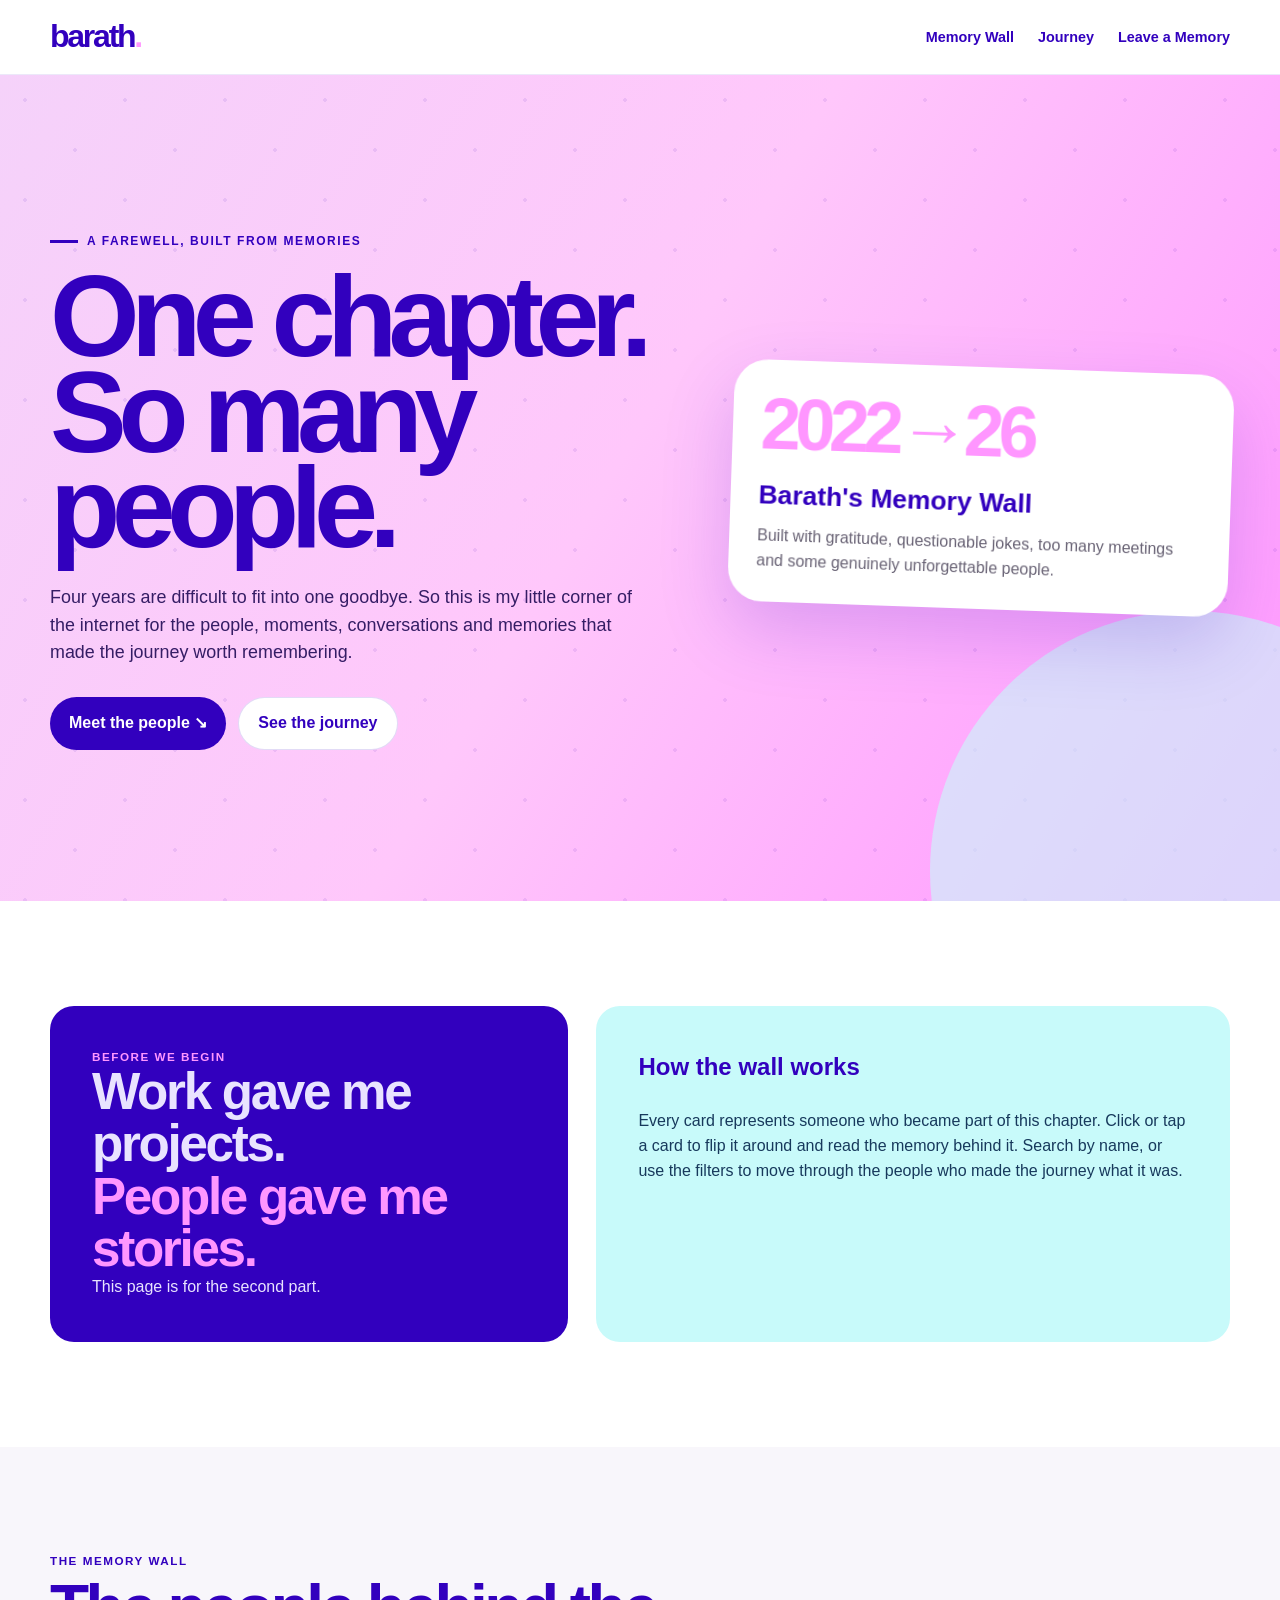
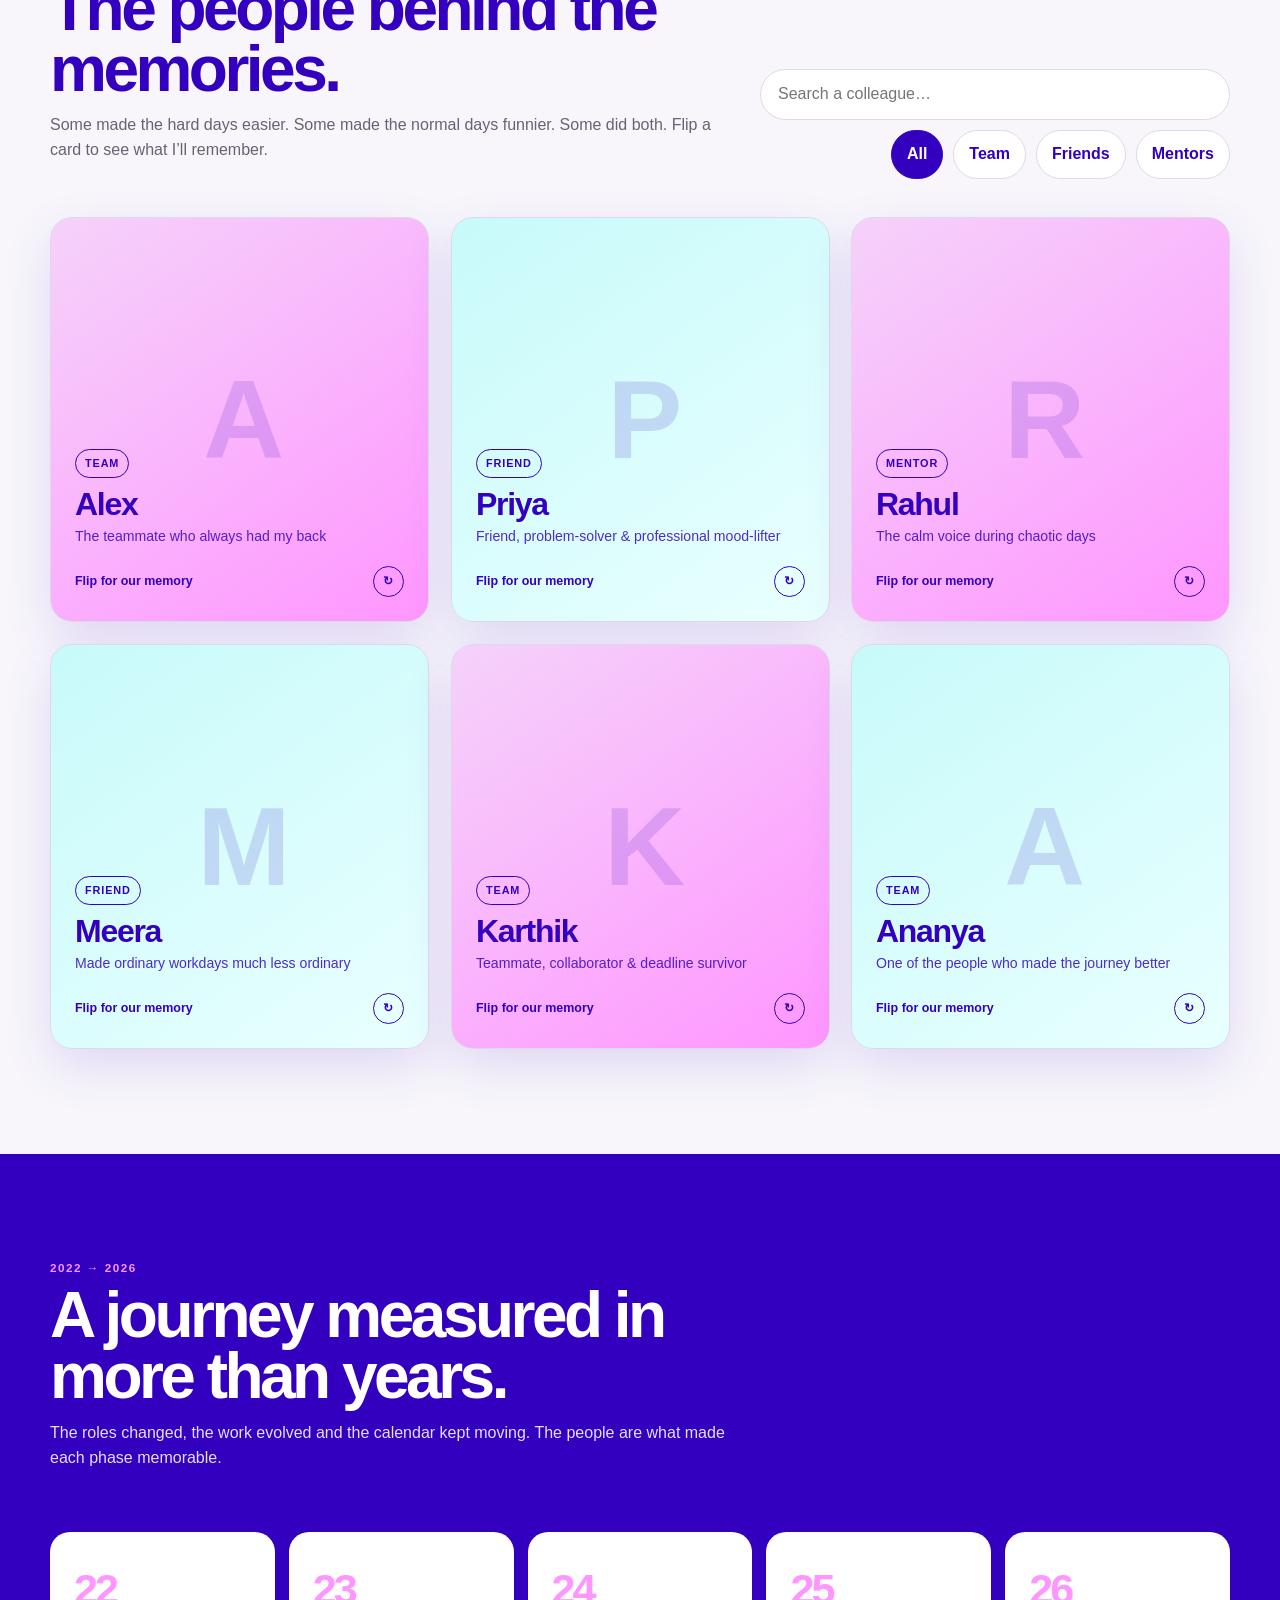
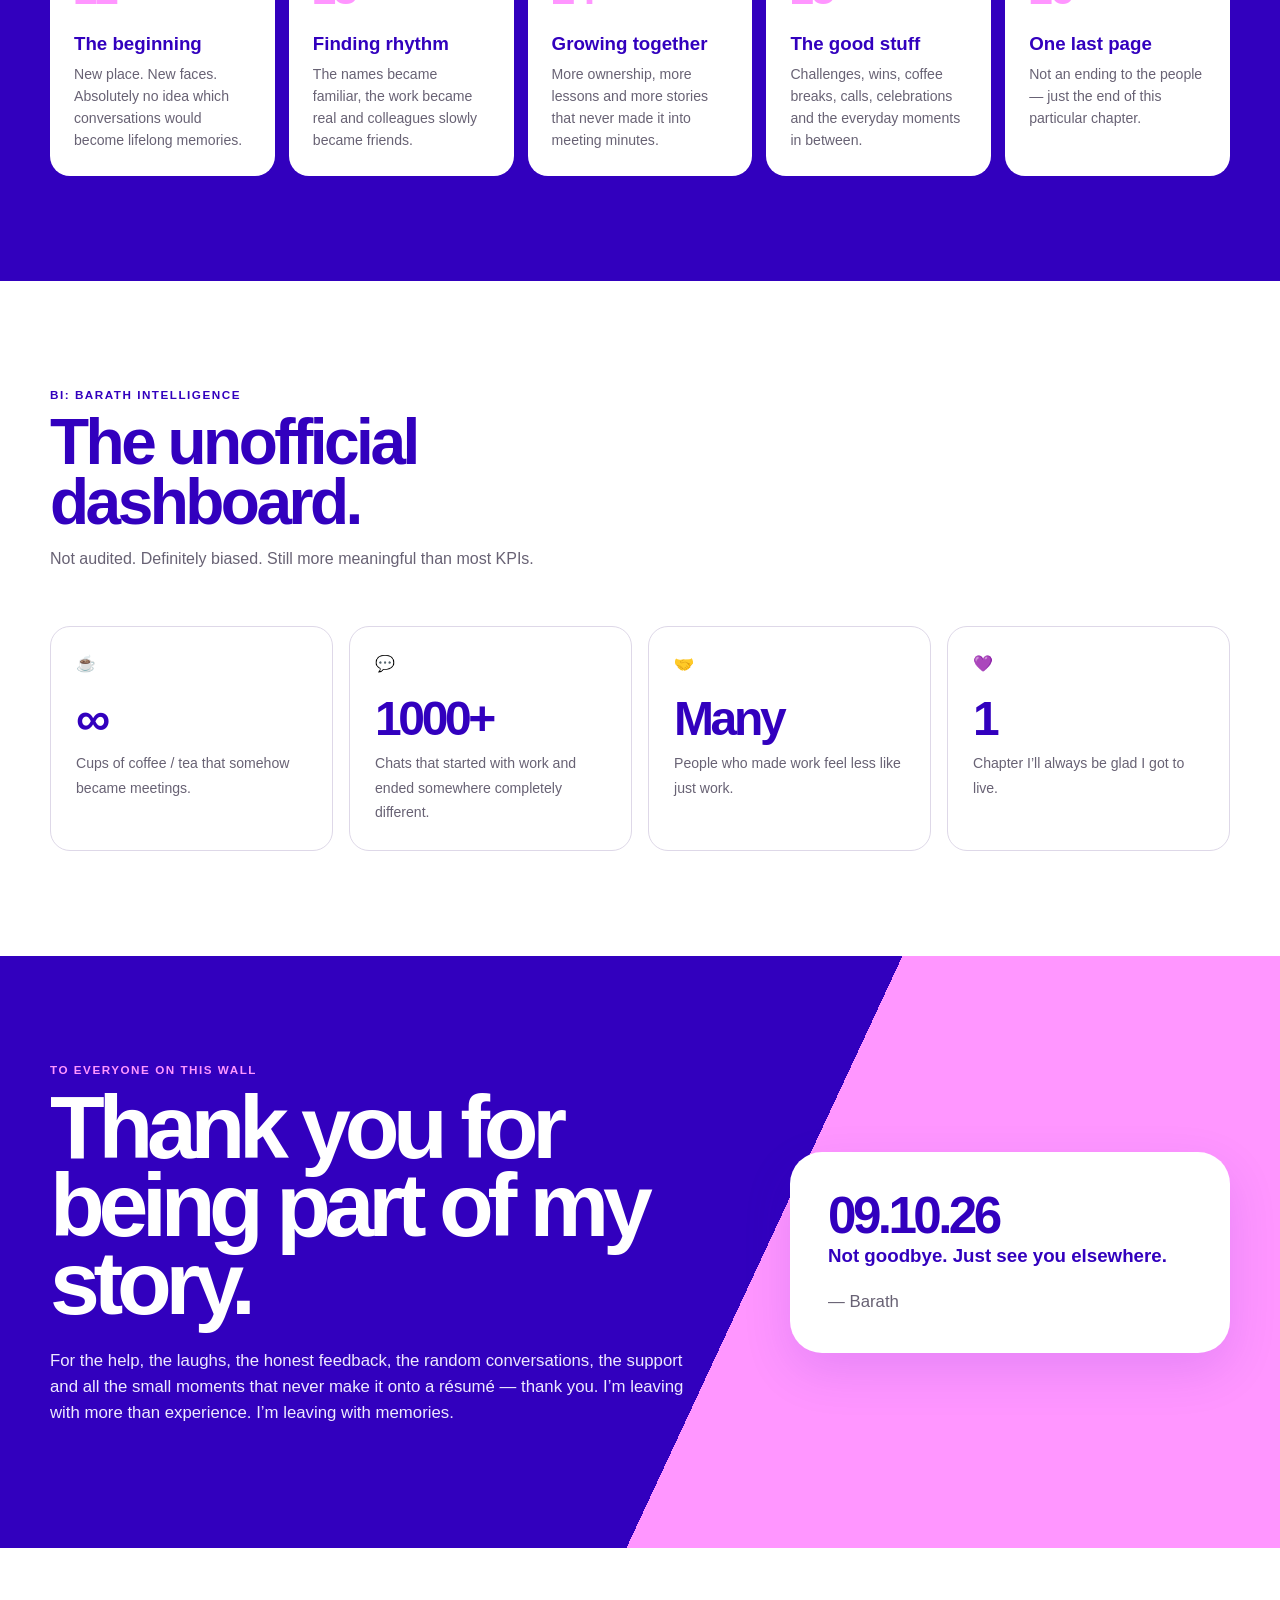
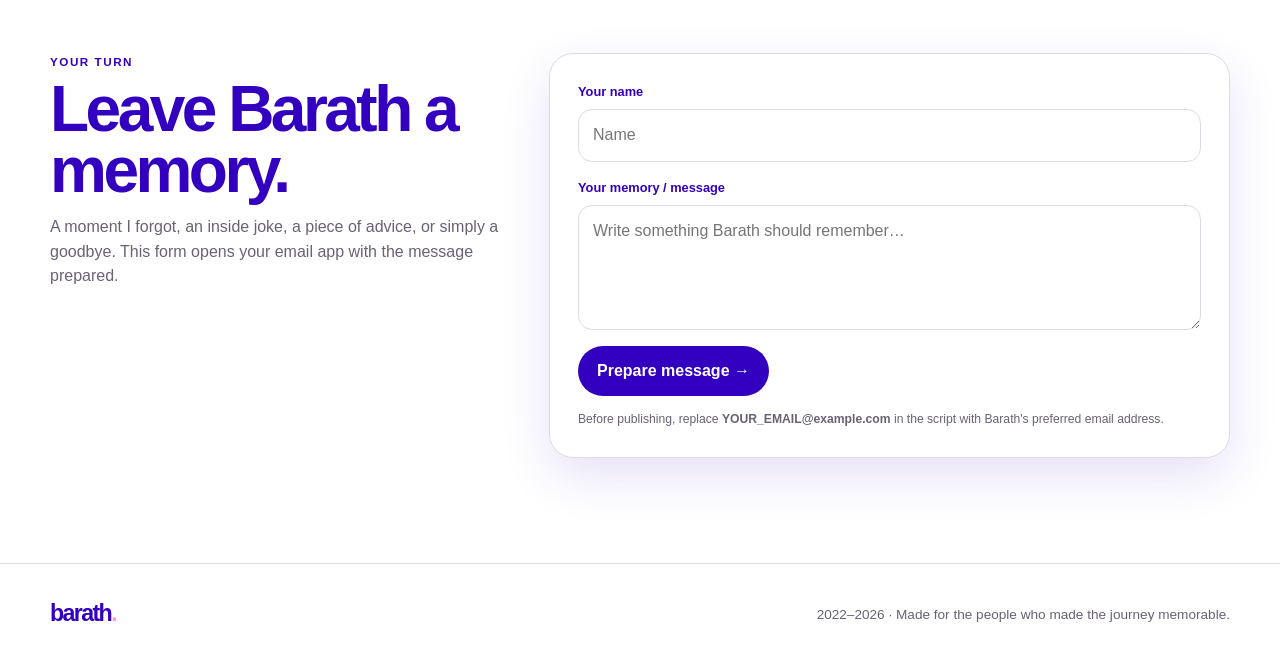
<file: index (1).html>
<!doctype html>
<html lang="en">
<head>
  <meta charset="utf-8">
  <meta name="viewport" content="width=device-width,initial-scale=1">
  <meta name="theme-color" content="#3200BE">
  <meta name="description" content="Barath's Memory Wall — celebrating the people, moments and memories from 2022 to 2026.">
  <title>Barath's Memory Wall | 2022–2026</title>
  <style>
    :root{
      --blue:#3200BE;
      --pink:#FF96FF;
      --blush:#F5D2FA;
      --frost:#C8FAFA;
      --white:#FFFFFF;
      --ink:#22008B;
      --text:#251f32;
      --muted:#686274;
      --line:#ded8e8;
      --soft:#f8f6fb;
      --shadow:0 18px 50px rgba(50,0,190,.12);
      --radius:24px;
      --max:1180px;
    }
    *{box-sizing:border-box}
    html{scroll-behavior:smooth}
    body{
      margin:0;background:var(--white);color:var(--text);
      font-family:Arial,Helvetica,sans-serif;line-height:1.55;overflow-x:hidden
    }
    button,input,textarea{font:inherit}
    a{color:inherit}
    .container{width:min(calc(100% - 36px),var(--max));margin:auto}
    .nav{
      position:sticky;top:0;z-index:50;background:rgba(255,255,255,.92);
      backdrop-filter:blur(14px);border-bottom:1px solid rgba(50,0,190,.09)
    }
    .nav-inner{height:74px;display:flex;align-items:center;justify-content:space-between;gap:24px}
    .wordmark{font-size:2rem;font-weight:700;letter-spacing:-.07em;color:var(--blue);text-decoration:none}
    .wordmark .dot{color:var(--pink)}
    .nav-links{display:flex;align-items:center;gap:24px}
    .nav-links a{text-decoration:none;color:var(--blue);font-size:.9rem;font-weight:700}
    .nav-links a:hover{text-decoration:underline;text-decoration-color:var(--pink);text-decoration-thickness:3px;text-underline-offset:5px}
    .hero{
      position:relative;min-height:calc(100svh - 74px);display:grid;align-items:center;
      background:linear-gradient(120deg,var(--blush),#ffc7fb 48%,var(--pink));overflow:hidden
    }
    .hero:after{
      content:"";position:absolute;width:520px;height:520px;border-radius:50%;
      right:-170px;bottom:-230px;background:var(--frost);opacity:.62
    }
    .pattern{position:absolute;inset:0;opacity:.08;pointer-events:none;
      background-image:
       radial-gradient(circle at 25px 25px, var(--blue) 2px, transparent 2px),
       radial-gradient(circle at 75px 75px, var(--blue) 2px, transparent 2px);
      background-size:100px 100px
    }
    .hero-grid{position:relative;z-index:1;display:grid;grid-template-columns:1.1fr .9fr;gap:70px;align-items:center;padding:78px 0}
    .kicker{display:inline-flex;align-items:center;gap:9px;color:var(--blue);font-weight:700;text-transform:uppercase;letter-spacing:.13em;font-size:.75rem}
    .kicker:before{content:"";width:28px;height:3px;background:var(--blue)}
    h1,h2,h3,p{margin-top:0}
    .hero h1{font-size:clamp(4rem,9vw,8.2rem);line-height:.83;letter-spacing:-.075em;color:var(--blue);margin:18px 0 28px}
    .hero h1 span{display:block}
    .hero-copy{max-width:650px;font-size:1.12rem;color:#351d65}
    .hero-actions{display:flex;gap:12px;flex-wrap:wrap;margin-top:30px}
    .btn{border:0;border-radius:999px;padding:13px 19px;font-weight:700;cursor:pointer;text-decoration:none;display:inline-flex;align-items:center;gap:8px}
    .btn-primary{background:var(--blue);color:#fff}
    .btn-primary:hover{box-shadow:0 8px 24px rgba(50,0,190,.25);transform:translateY(-1px)}
    .btn-secondary{background:#fff;color:var(--blue);border:1px solid rgba(50,0,190,.14)}
    .hero-card{background:#fff;border-radius:34px;padding:28px;box-shadow:0 28px 70px rgba(50,0,190,.17);transform:rotate(2deg)}
    .hero-card .year{color:var(--pink);font-size:4.5rem;font-weight:700;letter-spacing:-.08em;line-height:1}
    .hero-card h3{font-size:1.65rem;color:var(--blue);margin:15px 0 8px}
    .hero-card p{color:var(--muted);margin-bottom:0}
    section{padding:105px 0}
    .soft{background:var(--soft)}
    .blue-section{background:var(--blue);color:#fff}
    .section-head{display:flex;justify-content:space-between;align-items:end;gap:30px;margin-bottom:38px}
    .section-head .copy{max-width:680px}
    .eyebrow{color:var(--pink);text-transform:uppercase;letter-spacing:.13em;font-size:.73rem;font-weight:700}
    .on-white .eyebrow{color:var(--blue)}
    .title{font-size:clamp(2.4rem,5vw,4.5rem);line-height:.95;letter-spacing:-.055em;margin:8px 0 14px;color:var(--blue)}
    .blue-section .title{color:#fff}
    .subtitle{color:var(--muted);max-width:680px}
    .blue-section .subtitle{color:#e7defe}
    .intro{display:grid;grid-template-columns:.9fr 1.1fr;gap:28px}
    .statement{background:var(--blue);color:#fff;border-radius:var(--radius);padding:42px}
    .statement .big{font-size:clamp(2rem,4vw,3.5rem);line-height:1.02;letter-spacing:-.045em;font-weight:700}
    .statement .big span{color:var(--pink)}
    .statement p{color:#e9e3ff;margin-bottom:0}
    .note{background:var(--frost);border-radius:var(--radius);padding:42px;color:#17395c}
    .note h3{font-size:1.5rem;color:var(--blue)}
    .tools{display:flex;gap:10px;flex-wrap:wrap;justify-content:flex-end}
    .search{border:1px solid var(--line);border-radius:999px;padding:12px 17px;min-width:250px;outline:none}
    .search:focus{border-color:var(--blue);box-shadow:0 0 0 3px rgba(50,0,190,.08)}
    .filter{border:1px solid var(--line);background:#fff;color:var(--blue);border-radius:999px;padding:11px 15px;font-weight:700;cursor:pointer}
    .filter.active,.filter:hover{background:var(--blue);color:#fff;border-color:var(--blue)}
    .cards{display:grid;grid-template-columns:repeat(3,1fr);gap:22px}
    .memory-card{height:405px;perspective:1200px;cursor:pointer;outline:none}
    .memory-card[hidden]{display:none}
    .card-inner{position:relative;width:100%;height:100%;transform-style:preserve-3d;transition:transform .7s cubic-bezier(.2,.75,.2,1)}
    .memory-card.flipped .card-inner{transform:rotateY(180deg)}
    .face{position:absolute;inset:0;backface-visibility:hidden;-webkit-backface-visibility:hidden;border-radius:22px;overflow:hidden;border:1px solid var(--line);box-shadow:var(--shadow)}
    .front{padding:24px;display:flex;flex-direction:column;justify-content:flex-end;background:linear-gradient(145deg,var(--blush),var(--pink));color:var(--blue)}
    .front.alt{background:linear-gradient(145deg,var(--frost),#e9ffff)}
    .portrait{position:absolute;inset:0;width:100%;height:100%;object-fit:cover}
    .photo-overlay{position:absolute;inset:0;background:linear-gradient(transparent 34%,rgba(50,0,190,.18) 55%,rgba(50,0,190,.94))}
    .initials{position:absolute;inset:0;display:grid;place-items:center;font-size:7rem;font-weight:700;letter-spacing:-.08em;color:rgba(50,0,190,.14)}
    .front-content{position:relative;z-index:2}
    .has-photo .front-content{color:#fff}
    .tag{display:inline-block;border:1px solid currentColor;border-radius:999px;padding:5px 9px;font-size:.68rem;text-transform:uppercase;letter-spacing:.08em;font-weight:700;margin-bottom:10px}
    .front h3{font-size:2rem;line-height:1;margin-bottom:6px;letter-spacing:-.04em}
    .role{font-size:.88rem;opacity:.83}
    .flip-hint{display:flex;justify-content:space-between;align-items:center;margin-top:18px;font-size:.78rem;font-weight:700}
    .flip-circle{display:grid;place-items:center;width:31px;height:31px;border:1px solid currentColor;border-radius:50%}
    .back{transform:rotateY(180deg);background:#fff;padding:28px;display:flex;flex-direction:column;border-top:8px solid var(--pink)}
    .back-label{font-size:.7rem;text-transform:uppercase;letter-spacing:.12em;font-weight:700;color:var(--blue)}
    .back h3{font-size:1.65rem;color:var(--blue);margin:10px 0 14px}
    .memory{color:var(--muted);font-size:.93rem;line-height:1.7;overflow:auto;padding-right:5px}
    .signoff{margin-top:auto;padding-top:16px;color:var(--blue);font-weight:700}
    .empty{display:none;grid-column:1/-1;text-align:center;border:1px dashed var(--line);border-radius:20px;padding:30px;color:var(--muted)}
    .timeline{display:grid;grid-template-columns:repeat(5,1fr);gap:14px;margin-top:46px}
    .milestone{background:#fff;border-radius:20px;padding:24px;color:var(--text);min-height:205px}
    .milestone .num{font-size:2.7rem;color:var(--pink);font-weight:700;letter-spacing:-.07em}
    .milestone h3{color:var(--blue);margin:6px 0}
    .milestone p{color:var(--muted);font-size:.88rem;margin-bottom:0}
    .stats{display:grid;grid-template-columns:repeat(4,1fr);gap:16px;margin-top:38px}
    .stat{border:1px solid var(--line);border-radius:20px;padding:25px;background:#fff;min-height:180px}
    .stat strong{display:block;color:var(--blue);font-size:3rem;letter-spacing:-.07em;line-height:1;margin:18px 0 8px}
    .stat span{color:var(--muted);font-size:.88rem}
    .farewell{background:linear-gradient(115deg,var(--blue) 0 58%,var(--pink) 58%);color:#fff}
    .farewell-grid{display:grid;grid-template-columns:1.2fr .8fr;gap:80px;align-items:center}
    .farewell h2{font-size:clamp(3rem,7vw,6.5rem);line-height:.87;letter-spacing:-.07em;margin:10px 0 25px}
    .farewell p{max-width:660px;color:#eee9ff;font-size:1.05rem}
    .farewell-badge{background:#fff;color:var(--blue);border-radius:32px;padding:38px;box-shadow:var(--shadow)}
    .farewell-badge .date{font-size:3.2rem;font-weight:700;letter-spacing:-.07em;line-height:1}
    .farewell-badge p{color:var(--muted);margin:12px 0 0}
    .leave{display:grid;grid-template-columns:.8fr 1.2fr;gap:45px;align-items:start}
    .form{border:1px solid var(--line);border-radius:24px;padding:28px;box-shadow:var(--shadow)}
    .field{display:grid;gap:7px;margin-bottom:16px}
    label{font-size:.8rem;font-weight:700;color:var(--blue)}
    input,textarea{width:100%;border:1px solid var(--line);border-radius:14px;padding:13px 14px;outline:none;background:#fff}
    textarea{min-height:125px;resize:vertical}
    input:focus,textarea:focus{border-color:var(--blue);box-shadow:0 0 0 3px rgba(50,0,190,.08)}
    footer{padding:32px 0;border-top:1px solid var(--line);color:var(--muted);font-size:.85rem}
    .footer-inner{display:flex;justify-content:space-between;gap:20px;align-items:center}
    .reveal{opacity:0;transform:translateY(22px);transition:.7s ease}
    .reveal.visible{opacity:1;transform:none}
    @media(max-width:900px){
      .nav-links a:not(:last-child){display:none}
      .hero-grid,.intro,.farewell-grid,.leave{grid-template-columns:1fr}
      .hero-card{max-width:520px;transform:none}
      .cards{grid-template-columns:repeat(2,1fr)}
      .timeline{grid-template-columns:repeat(2,1fr)}
      .stats{grid-template-columns:repeat(2,1fr)}
      .section-head{align-items:start;flex-direction:column}
      .tools{justify-content:flex-start}
    }
    @media(max-width:590px){
      .container{width:min(calc(100% - 24px),var(--max))}
      .nav-inner{height:66px}.wordmark{font-size:1.7rem}
      .hero{min-height:auto}.hero-grid{padding:72px 0}.hero h1{font-size:4.5rem}
      section{padding:76px 0}
      .cards,.timeline,.stats{grid-template-columns:1fr}
      .memory-card{height:390px}
      .search{min-width:100%;width:100%}
      .tools{width:100%}
      .farewell{background:var(--blue)}
      .farewell-badge{border:6px solid var(--pink)}
      .footer-inner{flex-direction:column;align-items:flex-start}
    }
    @media(prefers-reduced-motion:reduce){
      html{scroll-behavior:auto}*,*:before,*:after{animation:none!important;transition:none!important}
    }

    /* ===== Enhanced motion + responsiveness ===== */
    .hero-grid > *{animation:heroRise .85s cubic-bezier(.2,.75,.2,1) both}
    .hero-grid > :nth-child(2){animation-delay:.13s}
    @keyframes heroRise{from{opacity:0;transform:translateY(28px)}to{opacity:1;transform:translateY(0)}}

    .hero-card{animation:heroFloat 5.5s ease-in-out infinite}
    @keyframes heroFloat{0%,100%{transform:rotate(2deg) translateY(0)}50%{transform:rotate(-1deg) translateY(-12px)}}

    .pattern{animation:patternDrift 22s linear infinite}
    @keyframes patternDrift{to{background-position:100px 100px}}

    .wordmark .dot{display:inline-block;animation:dotPulse 2.8s ease-in-out infinite}
    @keyframes dotPulse{50%{transform:scale(1.55);opacity:.65}}

    .btn,.filter,.memory-card,.stat,.milestone{transition:transform .25s ease,box-shadow .25s ease,border-color .25s ease,background .25s ease}
    .btn:active,.filter:active{transform:scale(.97)}
    .milestone:hover,.stat:hover{transform:translateY(-7px);box-shadow:0 18px 42px rgba(50,0,190,.12)}

    .memory-card:hover{transform:translateY(-7px)}
    .memory-card:hover .face{box-shadow:0 25px 60px rgba(50,0,190,.18)}
    .memory-card .flip-circle{transition:transform .45s ease,background .25s ease}
    .memory-card:hover .flip-circle{transform:rotate(120deg)}
    .memory-card.flipped .flip-circle{transform:rotate(180deg)}

    .card-enter{animation:cardIn .62s cubic-bezier(.2,.75,.2,1) both}
    @keyframes cardIn{from{opacity:0;transform:translateY(24px) scale(.97)}to{opacity:1;transform:translateY(0) scale(1)}}

    .farewell-badge{animation:badgeFloat 4.8s ease-in-out infinite}
    @keyframes badgeFloat{50%{transform:translateY(-9px)}}

    .scroll-progress{position:fixed;z-index:100;top:0;left:0;height:4px;width:0;background:linear-gradient(90deg,var(--blue),var(--pink),var(--frost));pointer-events:none}

    .mobile-menu{display:none;border:0;background:var(--blue);color:#fff;border-radius:999px;width:42px;height:42px;cursor:pointer;font-size:1.2rem}
    .nav-links.open{display:flex}

    @media(max-width:1050px){
      .hero-grid{gap:40px}
      .cards{grid-template-columns:repeat(2,minmax(0,1fr))}
      .timeline{grid-template-columns:repeat(3,minmax(0,1fr))}
      .timeline .milestone:last-child{grid-column:auto}
    }
    @media(max-width:760px){
      .mobile-menu{display:grid;place-items:center}
      .nav-links{
        display:none;position:absolute;top:66px;left:12px;right:12px;
        padding:12px;background:#fff;border:1px solid var(--line);border-radius:18px;
        box-shadow:var(--shadow);flex-direction:column;align-items:stretch;gap:2px
      }
      .nav-links.open{display:flex}
      .nav-links a,.nav-links a:not(:last-child){display:block;padding:12px;border-radius:12px}
      .nav-links a:hover{background:var(--blush);text-decoration:none}
      .hero-grid{grid-template-columns:1fr;padding:58px 0}
      .hero h1{font-size:clamp(3.7rem,17vw,6.2rem)}
      .hero-copy{font-size:1rem}
      .hero-card{width:100%;animation:none}
      .intro,.farewell-grid,.leave{grid-template-columns:1fr}
      .statement,.note{padding:30px}
      .section-head{flex-direction:column;align-items:flex-start}
      .tools{width:100%;justify-content:flex-start}
      .search{width:100%;min-width:0}
      .cards{grid-template-columns:repeat(2,minmax(0,1fr));gap:14px}
      .memory-card{height:370px}
      .timeline{grid-template-columns:repeat(2,minmax(0,1fr))}
      .stats{grid-template-columns:repeat(2,minmax(0,1fr))}
    }
    @media(max-width:520px){
      .container{width:min(calc(100% - 22px),var(--max))}
      .hero h1{font-size:clamp(3.35rem,18vw,5.1rem)}
      .hero-actions{display:grid;grid-template-columns:1fr}
      .hero-actions .btn{justify-content:center}
      .hero-card{padding:23px;border-radius:25px}
      .hero-card .year{font-size:3.5rem}
      section{padding:68px 0}
      .title{font-size:clamp(2.35rem,12vw,3.4rem)}
      .cards,.timeline,.stats{grid-template-columns:1fr}
      .memory-card{height:min(420px,112vw)}
      .front h3{font-size:1.8rem}
      .filter{flex:1 1 auto}
      .farewell h2{font-size:clamp(3rem,16vw,4.8rem)}
      .farewell-badge{animation:none}
      .form{padding:21px}
    }
    @media(max-width:360px){
      .hero h1{font-size:3.15rem}
      .wordmark{font-size:1.5rem}
      .memory-card{height:390px}
      .statement,.note,.back{padding:22px}
    }

  </style>
</head>
<body>
  <div class="scroll-progress" id="scrollProgress" aria-hidden="true"></div>
  <nav class="nav">
    <div class="container nav-inner">
      <a class="wordmark" href="#top" aria-label="Barath memory wall home">barath<span class="dot">.</span></a>
      <button class="mobile-menu" id="menuButton" aria-label="Open navigation" aria-expanded="false">☰</button>
      <div class="nav-links" id="navLinks">
        <a href="#memories">Memory Wall</a>
        <a href="#journey">Journey</a>
        <a href="#leave">Leave a Memory</a>
      </div>
    </div>
  </nav>

  <main id="top">
    <header class="hero">
      <div class="pattern"></div>
      <div class="container hero-grid">
        <div>
          <div class="kicker">A farewell, built from memories</div>
          <h1>One chapter.<span>So many people.</span></h1>
          <p class="hero-copy">Four years are difficult to fit into one goodbye. So this is my little corner of the internet for the people, moments, conversations and memories that made the journey worth remembering.</p>
          <div class="hero-actions">
            <a class="btn btn-primary" href="#memories">Meet the people ↘</a>
            <a class="btn btn-secondary" href="#journey">See the journey</a>
          </div>
        </div>
        <aside class="hero-card" aria-label="Farewell date">
          <div class="year">2022→26</div>
          <h3>Barath's Memory Wall</h3>
          <p>Built with gratitude, questionable jokes, too many meetings and some genuinely unforgettable people.</p>
        </aside>
      </div>
    </header>

    <section>
      <div class="container intro reveal">
        <div class="statement">
          <div class="eyebrow">Before we begin</div>
          <p class="big">Work gave me projects.<br><span>People gave me stories.</span></p>
          <p>This page is for the second part.</p>
        </div>
        <div class="note">
          <h3>How the wall works</h3>
          <p>Every card represents someone who became part of this chapter. Click or tap a card to flip it around and read the memory behind it. Search by name, or use the filters to move through the people who made the journey what it was.</p>
        </div>
      </div>
    </section>

    <section id="memories" class="soft">
      <div class="container">
        <div class="section-head on-white reveal">
          <div class="copy">
            <div class="eyebrow">The Memory Wall</div>
            <h2 class="title">The people behind the memories.</h2>
            <p class="subtitle">Some made the hard days easier. Some made the normal days funnier. Some did both. Flip a card to see what I’ll remember.</p>
          </div>
          <div class="tools">
            <input id="search" class="search" type="search" placeholder="Search a colleague…" aria-label="Search colleagues">
            <button class="filter active" data-filter="all">All</button>
            <button class="filter" data-filter="team">Team</button>
            <button class="filter" data-filter="friend">Friends</button>
            <button class="filter" data-filter="mentor">Mentors</button>
          </div>
        </div>
        <div id="cards" class="cards" aria-live="polite"></div>
        <div id="empty" class="empty">No memories found for that search.</div>
      </div>
    </section>

    <section id="journey" class="blue-section">
      <div class="container">
        <div class="section-head reveal">
          <div class="copy">
            <div class="eyebrow">2022 → 2026</div>
            <h2 class="title">A journey measured in more than years.</h2>
            <p class="subtitle">The roles changed, the work evolved and the calendar kept moving. The people are what made each phase memorable.</p>
          </div>
        </div>
        <div class="timeline reveal">
          <article class="milestone"><div class="num">22</div><h3>The beginning</h3><p>New place. New faces. Absolutely no idea which conversations would become lifelong memories.</p></article>
          <article class="milestone"><div class="num">23</div><h3>Finding rhythm</h3><p>The names became familiar, the work became real and colleagues slowly became friends.</p></article>
          <article class="milestone"><div class="num">24</div><h3>Growing together</h3><p>More ownership, more lessons and more stories that never made it into meeting minutes.</p></article>
          <article class="milestone"><div class="num">25</div><h3>The good stuff</h3><p>Challenges, wins, coffee breaks, calls, celebrations and the everyday moments in between.</p></article>
          <article class="milestone"><div class="num">26</div><h3>One last page</h3><p>Not an ending to the people — just the end of this particular chapter.</p></article>
        </div>
      </div>
    </section>

    <section>
      <div class="container">
        <div class="section-head on-white reveal">
          <div class="copy">
            <div class="eyebrow">BI: Barath Intelligence</div>
            <h2 class="title">The unofficial dashboard.</h2>
            <p class="subtitle">Not audited. Definitely biased. Still more meaningful than most KPIs.</p>
          </div>
        </div>
        <div class="stats reveal">
          <article class="stat"><div>☕</div><strong>∞</strong><span>Cups of coffee / tea that somehow became meetings.</span></article>
          <article class="stat"><div>💬</div><strong>1000+</strong><span>Chats that started with work and ended somewhere completely different.</span></article>
          <article class="stat"><div>🤝</div><strong>Many</strong><span>People who made work feel less like just work.</span></article>
          <article class="stat"><div>💜</div><strong>1</strong><span>Chapter I’ll always be glad I got to live.</span></article>
        </div>
      </div>
    </section>

    <section class="farewell">
      <div class="container farewell-grid reveal">
        <div>
          <div class="eyebrow">To everyone on this wall</div>
          <h2>Thank you for being part of my story.</h2>
          <p>For the help, the laughs, the honest feedback, the random conversations, the support and all the small moments that never make it onto a résumé — thank you. I’m leaving with more than experience. I’m leaving with memories.</p>
        </div>
        <div class="farewell-badge">
          <div class="date">09.10.26</div>
          <h3>Not goodbye. Just see you elsewhere.</h3>
          <p>— Barath</p>
        </div>
      </div>
    </section>

    <section id="leave">
      <div class="container leave reveal">
        <div class="on-white">
          <div class="eyebrow">Your turn</div>
          <h2 class="title">Leave Barath a memory.</h2>
          <p class="subtitle">A moment I forgot, an inside joke, a piece of advice, or simply a goodbye. This form opens your email app with the message prepared.</p>
        </div>
        <form id="memoryForm" class="form">
          <div class="field"><label for="fromName">Your name</label><input id="fromName" required placeholder="Name"></div>
          <div class="field"><label for="message">Your memory / message</label><textarea id="message" required placeholder="Write something Barath should remember…"></textarea></div>
          <button class="btn btn-primary" type="submit">Prepare message →</button>
          <p style="font-size:.76rem;color:var(--muted);margin:14px 0 0">Before publishing, replace <strong>YOUR_EMAIL@example.com</strong> in the script with Barath's preferred email address.</p>
        </form>
      </div>
    </section>
  </main>

  <footer>
    <div class="container footer-inner">
      <strong class="wordmark" style="font-size:1.45rem">barath<span class="dot">.</span></strong>
      <span>2022–2026 · Made for the people who made the journey memorable.</span>
    </div>
  </footer>

  <script>
    /*
      ============================================================
      EDIT COLLEAGUES HERE
      ============================================================
      photo:
        - Put images in a folder called "images"
        - Example: photo: "images/alex.jpg"
        - Leave photo: "" to use the initials-based branded card.
      category: "team", "friend", or "mentor"
    */
    const people = [
      {
        name: "Alex",
        role: "The teammate who always had my back",
        category: "team",
        photo: "",
        memory: "Replace this with your real memory with Alex. Write it like you would actually say it to them — a specific moment, an inside joke, something they taught you, or the reason you will remember working together."
      },
      {
        name: "Priya",
        role: "Friend, problem-solver & professional mood-lifter",
        category: "friend",
        photo: "",
        memory: "Replace this with your memory with Priya. Specific stories feel much more personal than generic farewell messages, so mention the moment that instantly comes to mind when you think of her."
      },
      {
        name: "Rahul",
        role: "The calm voice during chaotic days",
        category: "mentor",
        photo: "",
        memory: "Replace this with your memory with Rahul. You can mention advice, support, a difficult situation you solved together, or something small that stayed with you."
      },
      {
        name: "Meera",
        role: "Made ordinary workdays much less ordinary",
        category: "friend",
        photo: "",
        memory: "Replace this with your memory with Meera. This side of the card can hold a fairly detailed note, so don't be afraid to make it personal."
      },
      {
        name: "Karthik",
        role: "Teammate, collaborator & deadline survivor",
        category: "team",
        photo: "",
        memory: "Replace this with your memory with Karthik — perhaps a project, a late call, a win, a running joke or the thing you appreciated most about working together."
      },
      {
        name: "Ananya",
        role: "One of the people who made the journey better",
        category: "team",
        photo: "",
        memory: "Replace this with your memory with Ananya. End it with something you genuinely want them to take away from your farewell."
      }
    ];

    const cards = document.getElementById("cards");
    const empty = document.getElementById("empty");
    const search = document.getElementById("search");
    const filters = [...document.querySelectorAll(".filter")];
    let activeFilter = "all";

    function initials(name){
      return name.trim().split(/\s+/).slice(0,2).map(x => x[0]).join("").toUpperCase();
    }

    function escapeHTML(value){
      return String(value).replace(/[&<>"']/g, c => ({
        "&":"&amp;","<":"&lt;",">":"&gt;",'"':"&quot;","'":"&#039;"
      })[c]);
    }

    function render(){
      const term = search.value.trim().toLowerCase();
      const visible = people.filter(p => {
        const categoryMatch = activeFilter === "all" || p.category === activeFilter;
        const textMatch = `${p.name} ${p.role} ${p.memory}`.toLowerCase().includes(term);
        return categoryMatch && textMatch;
      });

      cards.innerHTML = visible.map((p,i) => {
        const photo = p.photo
          ? `<img class="portrait" src="${escapeHTML(p.photo)}" alt="${escapeHTML(p.name)}"><div class="photo-overlay"></div>`
          : `<div class="initials">${escapeHTML(initials(p.name))}</div>`;
        return `
          <article class="memory-card card-enter ${p.photo ? "has-photo" : ""}" style="animation-delay:${Math.min(i * 70, 420)}ms" tabindex="0"
                   role="button" aria-label="Flip ${escapeHTML(p.name)}'s memory card" aria-pressed="false">
            <div class="card-inner">
              <div class="face front ${i % 2 ? "alt" : ""}">
                ${photo}
                <div class="front-content">
                  <span class="tag">${escapeHTML(p.category)}</span>
                  <h3>${escapeHTML(p.name)}</h3>
                  <div class="role">${escapeHTML(p.role)}</div>
                  <div class="flip-hint"><span>Flip for our memory</span><span class="flip-circle">↻</span></div>
                </div>
              </div>
              <div class="face back">
                <div class="back-label">A memory worth keeping</div>
                <h3>${escapeHTML(p.name)}</h3>
                <p class="memory">${escapeHTML(p.memory)}</p>
                <div class="signoff">— Barath.</div>
              </div>
            </div>
          </article>`;
      }).join("");

      empty.style.display = visible.length ? "none" : "block";
      bindCards();
      observeReveals();
    }

    function bindCards(){
      document.querySelectorAll(".memory-card").forEach(card => {
        const flip = () => {
          card.classList.toggle("flipped");
          card.setAttribute("aria-pressed", card.classList.contains("flipped") ? "true" : "false");
        };
        card.addEventListener("click", flip);
        card.addEventListener("keydown", e => {
          if(e.key === "Enter" || e.key === " "){ e.preventDefault(); flip(); }
        });
      });
    }

    filters.forEach(btn => btn.addEventListener("click", () => {
      filters.forEach(x => x.classList.remove("active"));
      btn.classList.add("active");
      activeFilter = btn.dataset.filter;
      render();
    }));
    search.addEventListener("input", render);

    let observer;
    function observeReveals(){
      if(observer) observer.disconnect();
      observer = new IntersectionObserver(entries => {
        entries.forEach(entry => {
          if(entry.isIntersecting){
            entry.target.classList.add("visible");
            observer.unobserve(entry.target);
          }
        });
      }, {threshold:.08});
      document.querySelectorAll(".reveal:not(.visible)").forEach(el => observer.observe(el));
    }

    document.getElementById("memoryForm").addEventListener("submit", e => {
      e.preventDefault();
      const name = document.getElementById("fromName").value.trim();
      const msg = document.getElementById("message").value.trim();
      const email = "YOUR_EMAIL@example.com"; // <-- REPLACE THIS
      const subject = encodeURIComponent(`A farewell memory from ${name}`);
      const body = encodeURIComponent(`Hi Barath,\n\n${msg}\n\n— ${name}`);
      window.location.href = `mailto:${email}?subject=${subject}&body=${body}`;
    });


    // Scroll progress
    const progress = document.getElementById("scrollProgress");
    const updateProgress = () => {
      const max = document.documentElement.scrollHeight - window.innerHeight;
      progress.style.width = (max > 0 ? (window.scrollY / max) * 100 : 0) + "%";
    };
    window.addEventListener("scroll", updateProgress, {passive:true});
    window.addEventListener("resize", updateProgress);
    updateProgress();

    // Compact mobile navigation
    const menuButton = document.getElementById("menuButton");
    const navLinks = document.getElementById("navLinks");
    menuButton.addEventListener("click", () => {
      const open = navLinks.classList.toggle("open");
      menuButton.setAttribute("aria-expanded", String(open));
      menuButton.textContent = open ? "×" : "☰";
    });
    navLinks.querySelectorAll("a").forEach(a => a.addEventListener("click", () => {
      navLinks.classList.remove("open");
      menuButton.setAttribute("aria-expanded", "false");
      menuButton.textContent = "☰";
    }));

    // Gentle pointer parallax for the hero card on capable desktop devices.
    const heroCard = document.querySelector(".hero-card");
    if (window.matchMedia("(hover:hover) and (pointer:fine)").matches) {
      document.querySelector(".hero").addEventListener("pointermove", e => {
        const x = (e.clientX / window.innerWidth - .5) * 8;
        const y = (e.clientY / window.innerHeight - .5) * -8;
        heroCard.style.transform = `perspective(900px) rotateY(${x}deg) rotateX(${y}deg) translateY(-4px)`;
      });
      document.querySelector(".hero").addEventListener("pointerleave", () => {
        heroCard.style.transform = "";
      });
    }


    render();
    observeReveals();
  </script>
</body>
</html>
</file>
